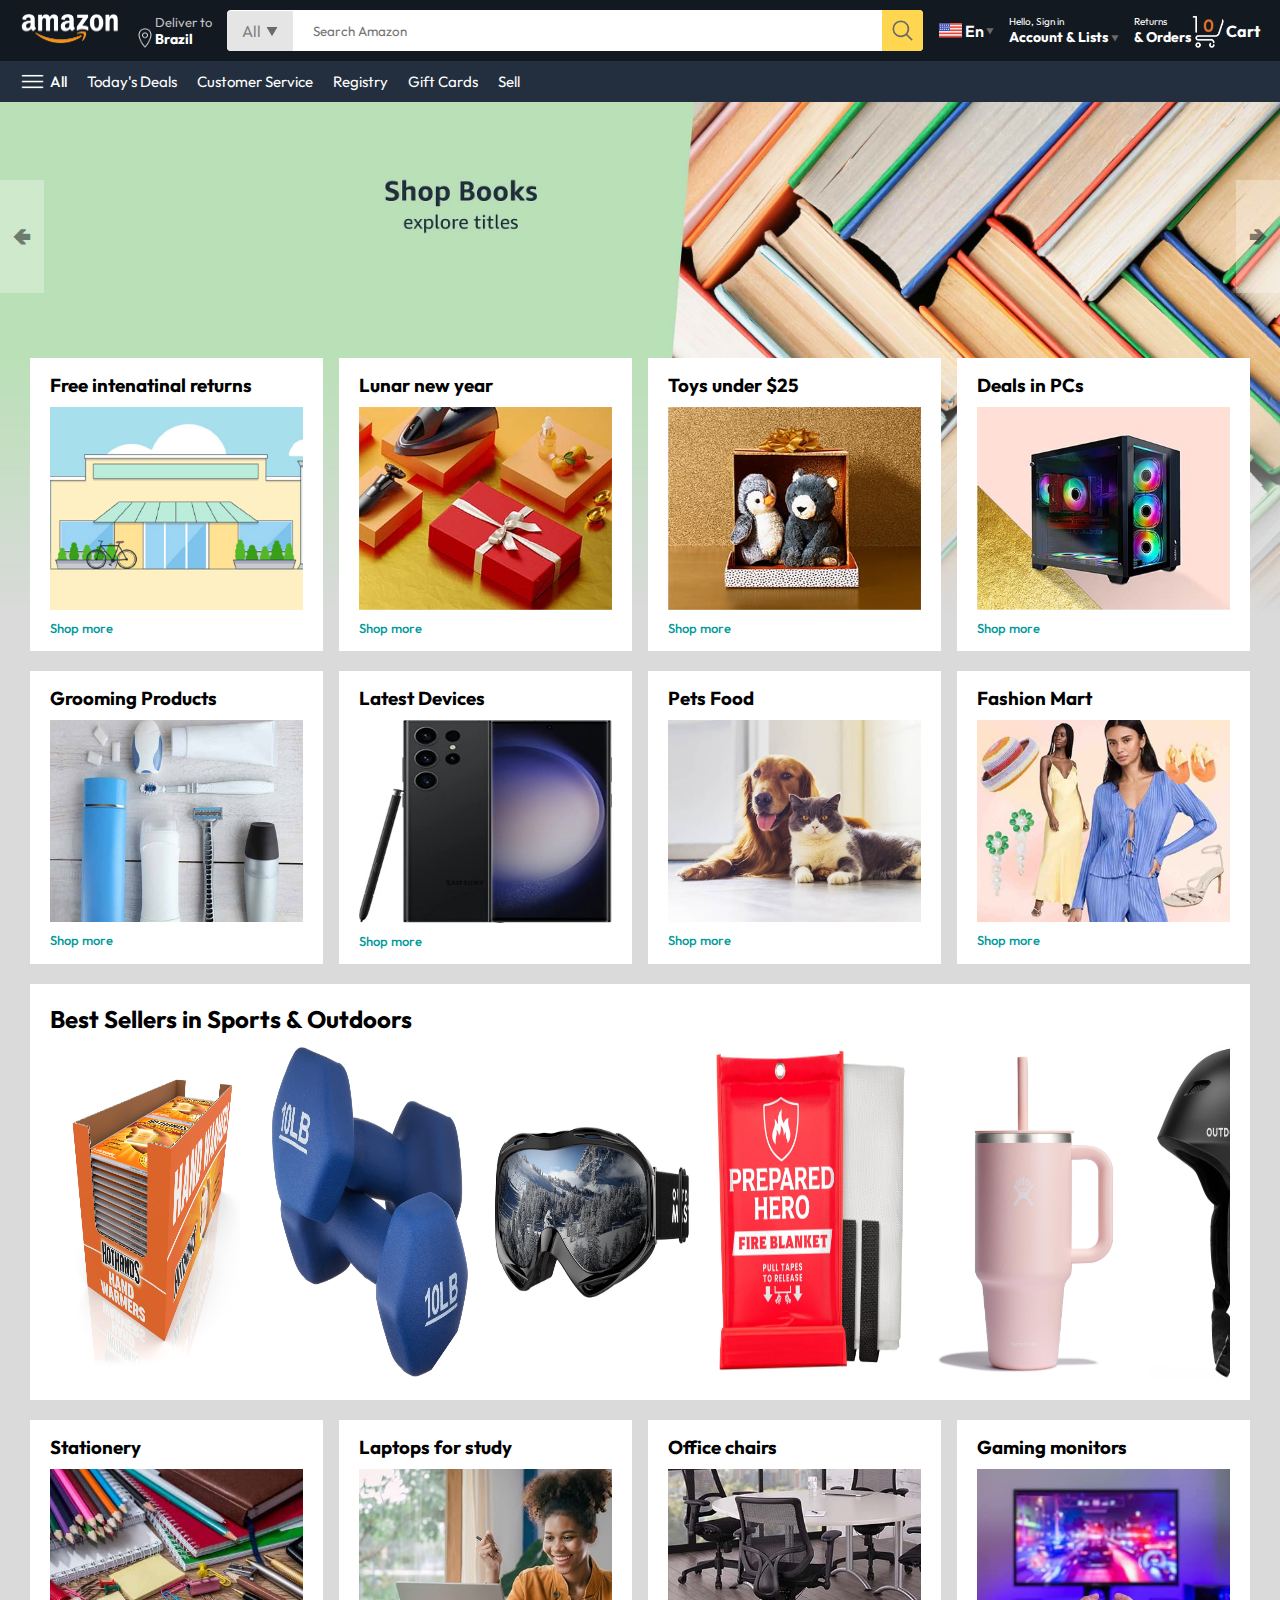
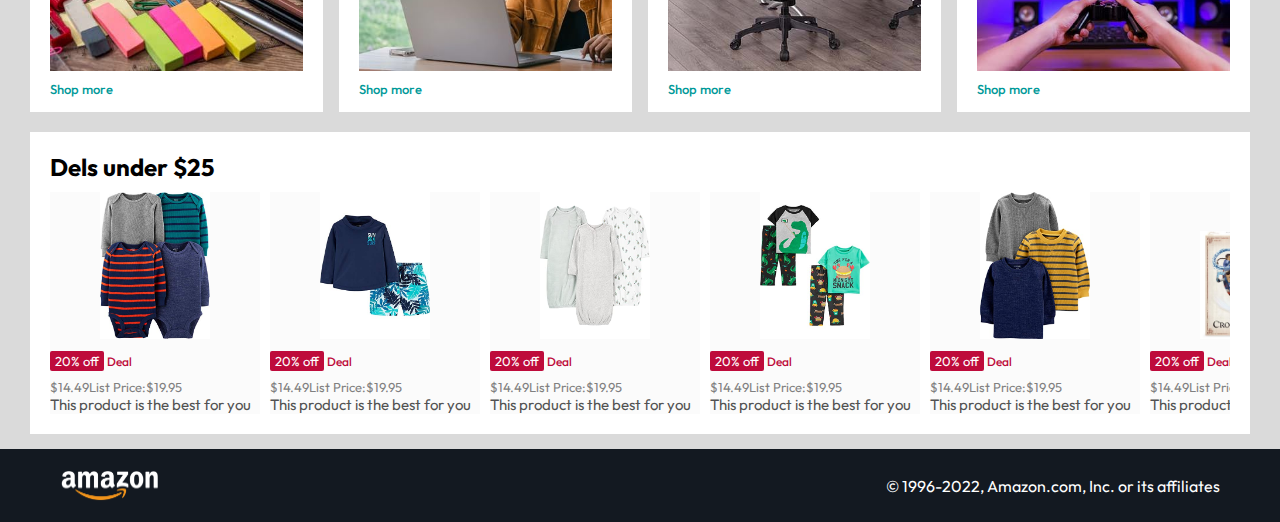
<file: index.html>
<!DOCTYPE html>
<html lang="en">
  <head>
    <meta charset="UTF-8" />
    <meta name="viewport" content="width=device-width, initial-scale=1.0" />
    <title>Amazon Clone</title>
    <link rel="stylesheet" href="./style.css" />
  </head>
  <body>
    <nav>
      <a href="index.html">
        <img src="./src/assets/amazon_logo.png" width="100" alt="" />
      </a>

      <div class="nav-country">
        <img src="./src/assets/location_icon.png" height="20" alt="" />
        <div>
          <p>Deliver to</p>
          <h1>Brazil</h1>
        </div>
      </div>

      <div class="nav-search">
        <div class="nav-search-category">
          <p>All</p>
          <img src="./src/assets/dropdown_icon.png" height="12" alt="" />
        </div>
        <input
          type="text"
          class="nav-search-input"
          placeholder="Search Amazon"
        />
        <img
          src="./src/assets/search_icon.png"
          class="nav-search-icon"
          alt=""
        />
      </div>

      <div class="nav-language">
        <img src="./src/assets/us_flag.png" width="25px" alt="" />
        <p>En</p>
        <img src="./src/assets/dropdown_icon.png" width="8px" alt="" />
      </div>

      <div class="nav-text">
        <p>Hello, Sign in</p>
        <h1>
          Account & Lists
          <img src="./src/assets/dropdown_icon.png" width="8px" />
        </h1>
      </div>

      <div class="nav-text">
        <p>Returns</p>
        <h1>& Orders</h1>
      </div>

      <a href="" class="nav-cart"
        ><img src="./src/assets/cart_icon.png" width="35px" />
        <h4>Cart</h4></a
      >
    </nav>

    <div class="nav-bottom">
      <div>
        <img src="./src/assets/menu_icon.png" width="25px" alt="" />
        <p>All</p>
      </div>
      <p>Today's Deals</p>
      <p>Customer Service</p>
      <p>Registry</p>
      <p>Gift Cards</p>
      <p>Sell</p>
    </div>

    <div class="header-slider">
      <a href="#" class="control_prev">&#129144</a>
      <a href="#" class="control_next">&#129146</a>
      <ul>
        <img src="./src/assets/header1.jpg" class="header-img" alt="" />
        <img src="./src/assets/header2.jpg" class="header-img" alt="" />
        <img src="./src/assets/header3.jpg" class="header-img" alt="" />
        <img src="./src/assets/header4.jpg" class="header-img" alt="" />
        <img src="./src/assets/header5.jpg" class="header-img" alt="" />
        <img src="./src/assets/header6.jpg" class="header-img" alt="" />
      </ul>
    </div>

    <div class="box-row header-box">
      <div class="box-col">
        <h3>Free intenatinal returns</h3>
        <img src="./src/assets/box1-1.jpg" alt="">
        <a href="/">Shop more</a>
      </div>
      <div class="box-col">
        <h3>Lunar new year</h3>
        <img src="./src/assets/box1-2.jpg" alt="">
        <a href="/">Shop more</a>
      </div>
      <div class="box-col">
        <h3>Toys under $25</h3>
        <img src="./src/assets/box1-3.jpg" alt="">
        <a href="/">Shop more</a>
      </div>
      <div class="box-col">
        <h3>Deals in PCs</h3>
        <img src="./src/assets/box1-4.jpg" alt="">
        <a href="/">Shop more</a>
      </div>
    </div>

    <div class="box-row">
      <div class="box-col">
        <h3>Grooming Products</h3>
        <img src="./src/assets/box2-1.jpg" alt="">
        <a href="/">Shop more</a>
      </div>
      <div class="box-col">
        <h3>Latest Devices</h3>
        <img src="./src/assets/box2-2.jpg" alt="">
        <a href="/">Shop more</a>
      </div>
      <div class="box-col">
        <h3>Pets Food</h3>
        <img src="./src/assets/box2-3.jpg" alt="">
        <a href="/">Shop more</a>
      </div>
      <div class="box-col">
        <h3>Fashion Mart</h3>
        <img src="./src/assets/box2-4.jpg" alt="">
        <a href="/">Shop more</a>
      </div>
    </div>

    <div class="products-slider">
      <h2>Best Sellers in Sports & Outdoors</h2>
      <div class="products">
        <img src="./src/assets/product1-1.jpg" alt="">
        <img src="./src/assets/product1-2.jpg" alt="">
        <img src="./src/assets/product1-3.jpg" alt="">
        <img src="./src/assets/product1-4.jpg" alt="">
        <img src="./src/assets/product1-5.jpg" alt="">
        <img src="./src/assets/product1-6.jpg" alt="">
        <img src="./src/assets/product1-7.jpg" alt="">
        <img src="./src/assets/product1-8.jpg" alt="">
        <img src="./src/assets/product1-9.jpg" alt="">
        <img src="./src/assets/product1-10.jpg" alt="">

      </div>

    </div>


    <div class="box-row">
      <div class="box-col">
        <h3>Stationery</h3>
        <img src="./src/assets/box3-1.jpg" alt="">
        <a href="/">Shop more</a>
      </div>
      <div class="box-col">
        <h3>Laptops for study</h3>
        <img src="./src/assets/box3-2.jpg" alt="">
        <a href="/">Shop more</a>
      </div>
      <div class="box-col">
        <h3>Office chairs</h3>
        <img src="./src/assets/box3-3.jpg" alt="">
        <a href="/">Shop more</a>
      </div>
      <div class="box-col">
        <h3>Gaming monitors</h3>
        <img src="./src/assets/box3-4.jpg" alt="">
        <a href="/">Shop more</a>
      </div>
    </div>

    <div class="products-slider-with-price">
      <h2>Dels under $25</h2>
      <div class="products">

        <div class="product-card">
          <div class="product-img-container">
            <img src="./src/assets/product2-1.jpg" alt="">
          </div>
          <div class="product-offer"> 
            <p>20% off</p> <span>Deal</span>
          </div>
          <p class="product-price">$<span>14.49</span>List Price:$19.95</p>
          <h4>This product is the best for you</h4>
        </div>

        <div class="product-card">
          <div class="product-img-container">
            <img src="./src/assets/product2-2.jpg" alt="">
          </div>
          <div class="product-offer"> 
            <p>20% off</p> <span>Deal</span>
          </div>
          <p class="product-price">$<span>14.49</span>List Price:$19.95</p>
          <h4>This product is the best for you</h4>
        </div>

        <div class="product-card">
          <div class="product-img-container">
            <img src="./src/assets/product2-3.jpg" alt="">
          </div>
          <div class="product-offer"> 
            <p>20% off</p> <span>Deal</span>
          </div>
          <p class="product-price">$<span>14.49</span>List Price:$19.95</p>
          <h4>This product is the best for you</h4>
        </div>

        <div class="product-card">
          <div class="product-img-container">
            <img src="./src/assets/product2-4.jpg" alt="">
          </div>
          <div class="product-offer"> 
            <p>20% off</p> <span>Deal</span>
          </div>
          <p class="product-price">$<span>14.49</span>List Price:$19.95</p>
          <h4>This product is the best for you</h4>
        </div>

        <div class="product-card">
          <div class="product-img-container">
            <img src="./src/assets/product2-5.jpg" alt="">
          </div>
          <div class="product-offer"> 
            <p>20% off</p> <span>Deal</span>
          </div>
          <p class="product-price">$<span>14.49</span>List Price:$19.95</p>
          <h4>This product is the best for you</h4>
        </div>

        <div class="product-card">
          <div class="product-img-container">
            <img src="./src/assets/product2-6.jpg" alt="">
          </div>
          <div class="product-offer"> 
            <p>20% off</p> <span>Deal</span>
          </div>
          <p class="product-price">$<span>14.49</span>List Price:$19.95</p>
          <h4>This product is the best for you</h4>
        </div>

        <div class="product-card">
          <div class="product-img-container">
            <img src="./src/assets/product2-7.jpg" alt="">
          </div>
          <div class="product-offer"> 
            <p>20% off</p> <span>Deal</span>
          </div>
          <p class="product-price">$<span>14.49</span>List Price:$19.95</p>
          <h4>This product is the best for you</h4>
        </div>

        <div class="product-card">
          <div class="product-img-container">
            <img src="./src/assets/product2-8.jpg" alt="">
          </div>
          <div class="product-offer"> 
            <p>20% off</p> <span>Deal</span>
          </div>
          <p class="product-price">$<span>14.49</span>List Price:$19.95</p>
          <h4>This product is the best for you</h4>
        </div>

        <div class="product-card">
          <div class="product-img-container">
            <img src="./src/assets/product2-9.jpg" alt="">
          </div>
          <div class="product-offer"> 
            <p>20% off</p> <span>Deal</span>
          </div>
          <p class="product-price">$<span>14.49</span>List Price:$19.95</p>
          <h4>This product is the best for you</h4>
        </div>

        <div class="product-card">
          <div class="product-img-container">
            <img src="./src/assets/product2-10.jpg" alt="">
          </div>
          <div class="product-offer"> 
            <p>20% off</p> <span>Deal</span>
          </div>
          <p class="product-price">$<span>14.49</span>List Price:$19.95</p>
          <h4>This product is the best for you</h4>
        </div>

        <div class="product-card">
          <div class="product-img-container">
            <img src="./src/assets/product2-11.jpg" alt="">
          </div>
          <div class="product-offer"> 
            <p>20% off</p> <span>Deal</span>
          </div>
          <p class="product-price">$<span>14.49</span>List Price:$19.95</p>
          <h4>This product is the best for you</h4>
        </div>

        <div class="product-card">
          <div class="product-img-container">
            <img src="./src/assets/product2-12.jpg" alt="">
          </div>
          <div class="product-offer"> 
            <p>20% off</p> <span>Deal</span>
          </div>
          <p class="product-price">$<span>14.49</span>List Price:$19.95</p>
          <h4>This product is the best for you</h4>
        </div>

      </div>
    </div>


    <footer>
      <img src="./src/assets/amazon_logo.png" width="100" alt="">
      <p>© 1996-2022, Amazon.com, Inc. or its affiliates</p>
    </footer>

  <script src="./script.js"></script>  
  </body>
</html>
</file>
<file: style.css>
@import url("https://fonts.googleapis.com/css2?family=Outfit:wght@100..900&display=swap");

* {
  padding: 0;
  margin: 0;
  box-sizing: border-box;
  font-family: Outfit;
}
body {
  background-color: #dadada;
}
a {
  text-decoration: none;
  color: inherit;
}
nav {
  display: flex;
  align-items: center;
  justify-content: space-between;
  background: #131921;
  padding: 10px 20px;
  color: #fff;
}
.nav-country {
  display: flex;
  align-items: end;
  margin-left: 15px;
  font-size: 13px;
  color: #c4c4c4;
}
.nav-country h1 {
  color: #fff;
  font-size: 14px;
}
.nav-search {
  flex: 1;
  display: flex;
  align-items: center;
  background: #fff;
  color: grey;
  max-width: 1000px;
  border-radius: 4px;
  margin-left: 15px;
}
.nav-search-category {
  display: flex;
  align-items: center;
  padding: 10px 15px;
  gap: 5px;
  background: #e5e5e5;
  border-radius: 4px 0 0 4px;
}
.nav-search-input {
  border: none;
  outline: none;
  padding-left: 20px;
  width: 100%;
}
.nav-search-icon {
  max-width: 41px;
  padding: 8px;
  background: #ffd64f;
  border-radius: 0 4px 4px 0;
}
.nav-language {
  display: flex;
  align-items: center;
  gap: 2px;
  font-weight: 600;
  margin-left: 15px;
}
.nav-text {
  margin-left: 15px;
}
.nav-text p {
  font-size: 10px;
}
.nav-text h1 {
  font-size: 14px;
}
.nav-cart {
  display: flex;
  align-items: center;
  margin-right: 0 15px;
}
.nav-bottom {
  display: flex;
  align-items: center;
  gap: 20px;
  background: #232f3e;
  padding: 8px 20px;
  color: #fff;
  font-size: 15px;
}
.nav-bottom div {
  display: flex;
  align-items: center;
  gap: 5px;
  font-weight: 500;
}
.header-slider ul {
  display: flex;
  overflow-y: hidden;
}
.header-img {
  max-width: 100%;
  mask-image: linear-gradient(to bottom, #000000 50%, transparent 100%);
}
.header-slider a {
  position: absolute;
  top: 20%;
  z-index: 1;
  padding: 5vh 1vw;
  background: #ffffff4f;
  color: #0000007b;
  text-decoration: none;
  font-weight: 600;
  font-size: 18px;
  cursor: pointer;
}
.control_next {
  right: 0;
}
.box-row {
  display: flex;
  flex-wrap: wrap;
  row-gap: 20px;
  justify-content: space-between;
  margin: 20px 30px;
}
.box-col {
  display: flex;
  flex-direction: column;
  gap: 10px;
  padding: 15px 20px;
  background: #fff;
  max-width: 24%;
  min-width: 200px;
  z-index: 1;
}
.box-col a {
  font-size: 13px;
  color: #009999;
  font-weight: 500;
}
.header-box {
  margin-top: -20vw;
}
.products-slider {
  background: #fff;
  margin: 0 30px;
  padding: 20px;
  margin-bottom: 15px;
}
.products-slider .products {
  display: flex;
  overflow-x: auto;
  gap: 20px;
  margin-top: 10px;
}
.products-slider .products img {
  max-width: 200px;
  max-height: 200;
}
.products-slider .products::-webkit-scrollbar {
  display: none;
}
.products-slider-with-price {
  background: #fff;
  margin: 0 30px;
  padding: 20px;
  margin-bottom: 15px;
}
.products-slider-with-price .products {
  display: flex;
  overflow-x: auto;
  gap: 10px;
  margin-top: 10px;
}
.products-slider-with-price .products::-webkit-scrollbar {
  display: none;
}
.product-card {
  display: flex;
  flex-direction: column;
  justify-content: end;
  min-width: 210px;
  background: #fbfbfb;
}
.product-card img {
  width: 110px;
  margin: 0 50px;
}
.product-offer p {
  background: #be0b3b;
  color: #fff;
  display: inline-block;
  padding: 2px 5px;
  border-radius: 2px;
  margin: 8px 0;
  font-size: 13px;
}
.product-offer span {
  color: #be0b3b;
  font-weight: 500;
  font-size: 12px;
}
.product-price {
  color: gray;
  font-size: 13px;
}
.product-card h4 {
  color: #525252;
  font-size: 15px;
  font-weight: 400;
}
footer {
  display: flex;
  justify-content: space-between;
  align-items: center;
  color: #fff;
  background: #131921;
  padding: 20px 60px;
}

/* deixar responsivo para telas menores */
@media (max-width: 768px) {
  .nav-search {
    display: none;
  }
  .nav-cart {
    display: none;
  }
  .nav-bottom {
    display: none;
  }
  .header-slider a {
    display: none;
  }
  .header-box {
    margin-top: 0;
  }
  .box-col {
    max-width: 100%;
  }
  .products-slider {
    margin: 0;
  }
  .products-slider-with-price {
    margin: 0;
  }
  .product-card {
    min-width: 100%;
  }
  footer {
    padding: 20px;
  }
  footer img {
    width: 100%;
  }
}
</file>
